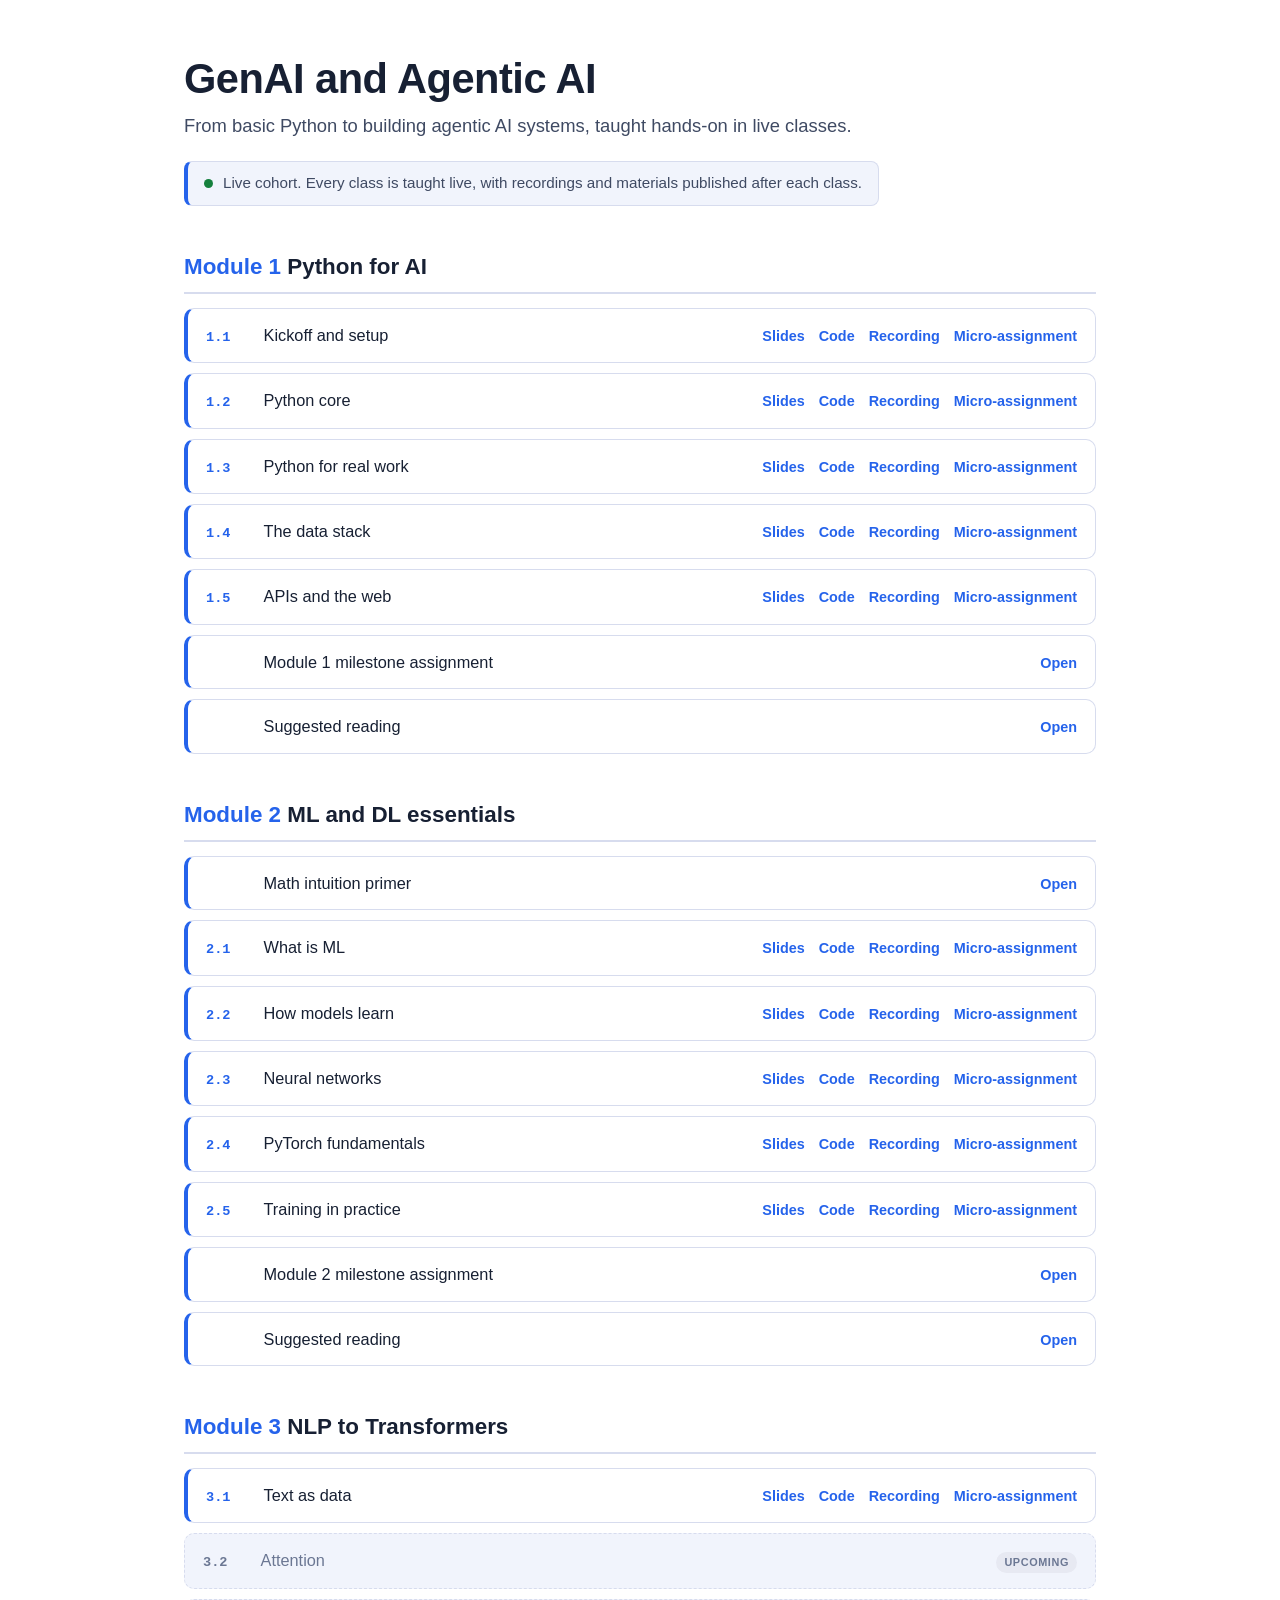
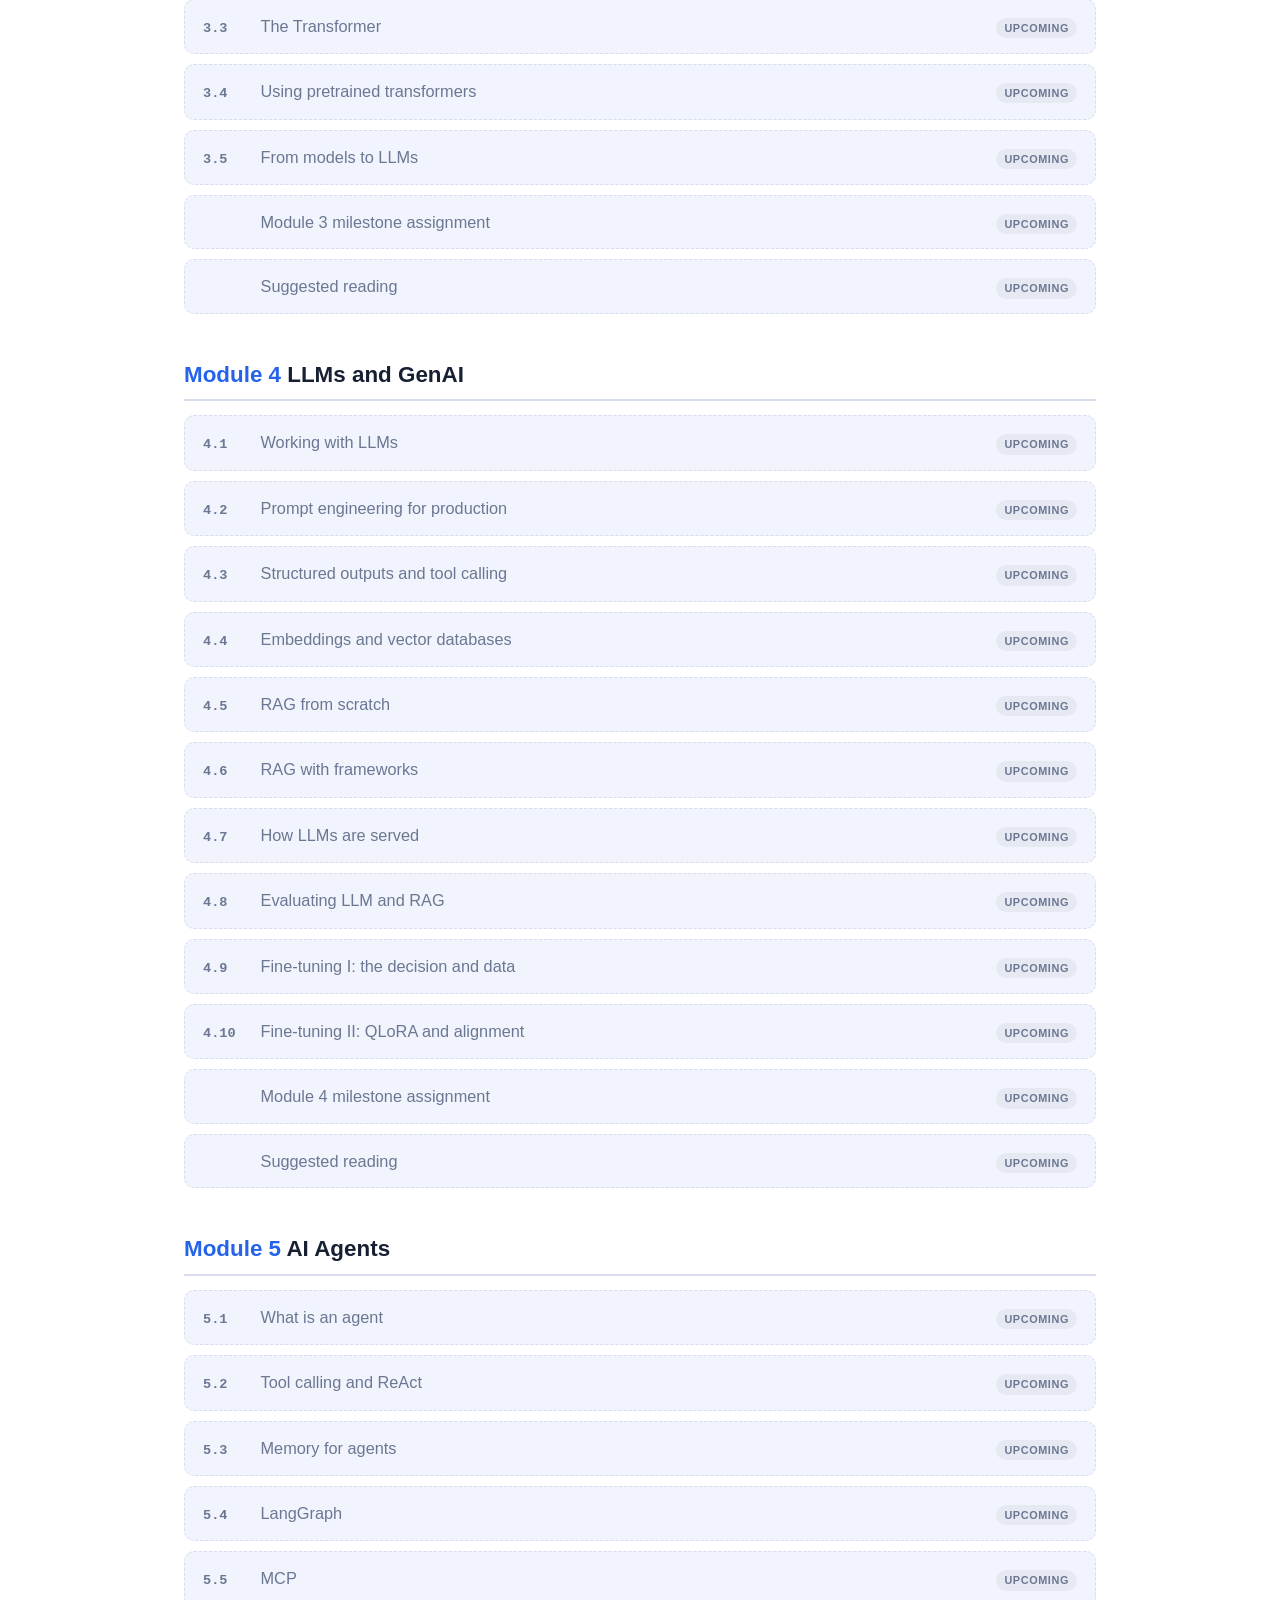
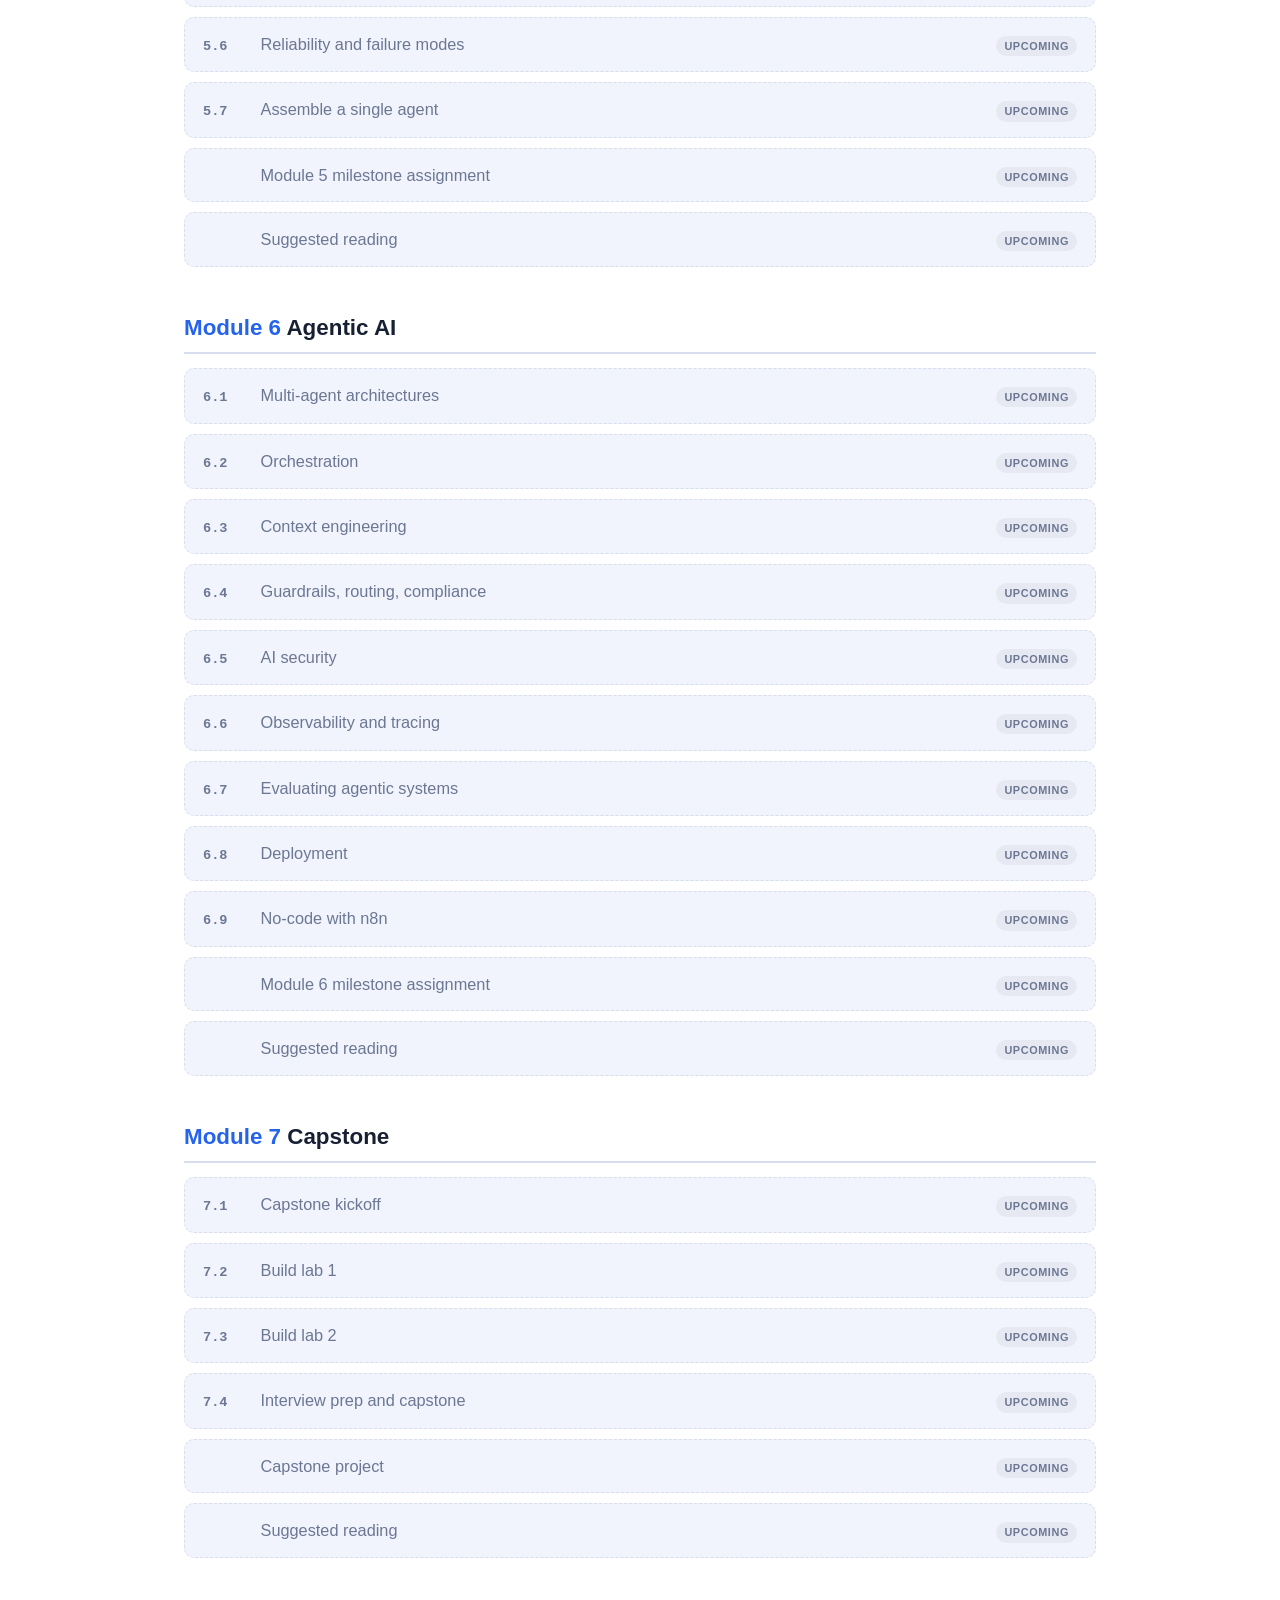
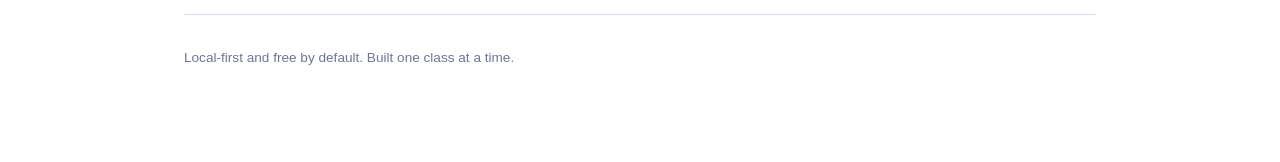
<file: index.html>
<!DOCTYPE html>
<html lang="en">
<head>
  <meta charset="utf-8">
  <meta name="viewport" content="width=device-width, initial-scale=1.0">
  <title>GenAI and Agentic AI</title>
  <!-- Generated by tools/build_site.py from tools/manifest.json. Do not hand-edit. -->
  <link rel="stylesheet" href="assets/theme.css">
  <link rel="stylesheet" href="assets/site.css">
</head>
<body>
  <div class="wrap">
    <header class="site-header">
      <h1>GenAI and Agentic AI</h1>
      <p class="subtitle">From basic Python to building agentic AI systems, taught hands-on in live classes.</p>
      <!-- Cohort banner. Toggle course.cohort_status (live | ended) in tools/manifest.json to switch text and styling. -->
      <div class="banner live"><span class="dot"></span>Live cohort. Every class is taught live, with recordings and materials published after each class.</div>
    </header>

  <section class="section">
    <h2><span class="module-num">Module 1</span> Python for AI</h2>
    <div class="rows">
      <div class="row available">
        <span class="num">1.1</span>
        <span class="title">Kickoff and setup</span>
        <span class="links"><a href="modules/module-1-python-for-ai/01-kickoff-and-setup/slides.html">Slides</a><a href="https://github.com/skarma91/logicmojo-ai-july-2026/tree/main/modules/module-1-python-for-ai/01-kickoff-and-setup/code">Code</a><a href="https://drive.google.com/file/d/1cruag0wQNVqXL4TgUrjgRhFa_v3KK4TD/view?usp=drive_link">Recording</a><a href="https://github.com/skarma91/logicmojo-ai-july-2026/tree/main/modules/module-1-python-for-ai/01-kickoff-and-setup/micro-assignment">Micro-assignment</a></span>
      </div>
      <div class="row available">
        <span class="num">1.2</span>
        <span class="title">Python core</span>
        <span class="links"><a href="modules/module-1-python-for-ai/02-python-core/slides.html">Slides</a><a href="https://github.com/skarma91/logicmojo-ai-july-2026/tree/main/modules/module-1-python-for-ai/02-python-core/code">Code</a><a href="https://drive.google.com/file/d/1dQ4wHqMKl1nytzlSZ8JX5tSvGDNBwd4N/view?usp=drive_link">Recording</a><a href="https://github.com/skarma91/logicmojo-ai-july-2026/tree/main/modules/module-1-python-for-ai/02-python-core/micro-assignment">Micro-assignment</a></span>
      </div>
      <div class="row available">
        <span class="num">1.3</span>
        <span class="title">Python for real work</span>
        <span class="links"><a href="modules/module-1-python-for-ai/03-python-for-real-work/slides.html">Slides</a><a href="https://github.com/skarma91/logicmojo-ai-july-2026/tree/main/modules/module-1-python-for-ai/03-python-for-real-work/code">Code</a><a href="https://drive.google.com/file/d/1nF6J8dWHSZPoTcu8iBKqUaK11O1fZ66L/view?usp=drive_link">Recording</a><a href="https://github.com/skarma91/logicmojo-ai-july-2026/tree/main/modules/module-1-python-for-ai/03-python-for-real-work/micro-assignment">Micro-assignment</a></span>
      </div>
      <div class="row available">
        <span class="num">1.4</span>
        <span class="title">The data stack</span>
        <span class="links"><a href="modules/module-1-python-for-ai/04-the-data-stack/slides.html">Slides</a><a href="https://github.com/skarma91/logicmojo-ai-july-2026/tree/main/modules/module-1-python-for-ai/04-the-data-stack/code">Code</a><a href="https://drive.google.com/file/d/1_i3JAskuIMNmYWq4VAzhvIdZsJXlKvTN/view?usp=drive_link">Recording</a><a href="https://github.com/skarma91/logicmojo-ai-july-2026/tree/main/modules/module-1-python-for-ai/04-the-data-stack/micro-assignment">Micro-assignment</a></span>
      </div>
      <div class="row available">
        <span class="num">1.5</span>
        <span class="title">APIs and the web</span>
        <span class="links"><a href="modules/module-1-python-for-ai/05-apis-and-the-web/slides.html">Slides</a><a href="https://github.com/skarma91/logicmojo-ai-july-2026/tree/main/modules/module-1-python-for-ai/05-apis-and-the-web/code">Code</a><a href="https://drive.google.com/file/d/1N9HfsXgNfV2QZaEI8m4_GkgZPxqM5csj/view?usp=drive_link">Recording</a><a href="https://github.com/skarma91/logicmojo-ai-july-2026/tree/main/modules/module-1-python-for-ai/05-apis-and-the-web/micro-assignment">Micro-assignment</a></span>
      </div>
      <div class="row available">
        <span class="num"></span>
        <span class="title">Module 1 milestone assignment</span>
        <span class="links"><a href="https://github.com/skarma91/logicmojo-ai-july-2026/tree/main/modules/module-1-python-for-ai/milestone-assignment">Open</a></span>
      </div>
      <div class="row available">
        <span class="num"></span>
        <span class="title">Suggested reading</span>
        <span class="links"><a href="modules/module-1-python-for-ai/suggested_reading_list/">Open</a></span>
      </div>
    </div>
  </section>

  <section class="section">
    <h2><span class="module-num">Module 2</span> ML and DL essentials</h2>
    <div class="rows">
      <div class="row available">
        <span class="num"></span>
        <span class="title">Math intuition primer</span>
        <span class="links"><a href="modules/module-2-ml-dl-essentials/00-math-intuition-primer/">Open</a></span>
      </div>
      <div class="row available">
        <span class="num">2.1</span>
        <span class="title">What is ML</span>
        <span class="links"><a href="modules/module-2-ml-dl-essentials/01-what-is-ml/slides.html">Slides</a><a href="https://github.com/skarma91/logicmojo-ai-july-2026/tree/main/modules/module-2-ml-dl-essentials/01-what-is-ml/code">Code</a><a href="https://drive.google.com/file/d/18gw0ghvhaZXGaep3L8od4R7u4gH7sxHF/view?usp=drive_link">Recording</a><a href="https://github.com/skarma91/logicmojo-ai-july-2026/tree/main/modules/module-2-ml-dl-essentials/01-what-is-ml/micro-assignment">Micro-assignment</a></span>
      </div>
      <div class="row available">
        <span class="num">2.2</span>
        <span class="title">How models learn</span>
        <span class="links"><a href="modules/module-2-ml-dl-essentials/02-how-models-learn/slides.html">Slides</a><a href="https://github.com/skarma91/logicmojo-ai-july-2026/tree/main/modules/module-2-ml-dl-essentials/02-how-models-learn/code">Code</a><a href="https://drive.google.com/file/d/1GlLHz0MBbl-oZqljd9kb7il8zWO7oaJE/view?usp=drive_link">Recording</a><a href="https://github.com/skarma91/logicmojo-ai-july-2026/tree/main/modules/module-2-ml-dl-essentials/02-how-models-learn/micro-assignment">Micro-assignment</a></span>
      </div>
      <div class="row available">
        <span class="num">2.3</span>
        <span class="title">Neural networks</span>
        <span class="links"><a href="modules/module-2-ml-dl-essentials/03-neural-networks/slides.html">Slides</a><a href="https://github.com/skarma91/logicmojo-ai-july-2026/tree/main/modules/module-2-ml-dl-essentials/03-neural-networks/code">Code</a><a href="https://drive.google.com/file/d/15Hpm-gmmCy6gp0u3PzJuKNwaoxJUs8gI/view?usp=drive_link">Recording</a><a href="https://github.com/skarma91/logicmojo-ai-july-2026/tree/main/modules/module-2-ml-dl-essentials/03-neural-networks/micro-assignment">Micro-assignment</a></span>
      </div>
      <div class="row available">
        <span class="num">2.4</span>
        <span class="title">PyTorch fundamentals</span>
        <span class="links"><a href="modules/module-2-ml-dl-essentials/04-pytorch-fundamentals/slides.html">Slides</a><a href="https://github.com/skarma91/logicmojo-ai-july-2026/tree/main/modules/module-2-ml-dl-essentials/04-pytorch-fundamentals/code">Code</a><a href="https://drive.google.com/file/d/1IZ1NrMtW82NnFLxxqDKNCRf3Zkzv1tTG/view?usp=drive_link">Recording</a><a href="https://github.com/skarma91/logicmojo-ai-july-2026/tree/main/modules/module-2-ml-dl-essentials/04-pytorch-fundamentals/micro-assignment">Micro-assignment</a></span>
      </div>
      <div class="row available">
        <span class="num">2.5</span>
        <span class="title">Training in practice</span>
        <span class="links"><a href="modules/module-2-ml-dl-essentials/05-training-in-practice/slides.html">Slides</a><a href="https://github.com/skarma91/logicmojo-ai-july-2026/tree/main/modules/module-2-ml-dl-essentials/05-training-in-practice/code">Code</a><a href="https://drive.google.com/file/d/1aURPURUKWZWJ96sz3m-xRv4tXS3_viHx/view?usp=drive_link">Recording</a><a href="https://github.com/skarma91/logicmojo-ai-july-2026/tree/main/modules/module-2-ml-dl-essentials/05-training-in-practice/micro-assignment">Micro-assignment</a></span>
      </div>
      <div class="row available">
        <span class="num"></span>
        <span class="title">Module 2 milestone assignment</span>
        <span class="links"><a href="https://github.com/skarma91/logicmojo-ai-july-2026/tree/main/modules/module-2-ml-dl-essentials/milestone-assignment">Open</a></span>
      </div>
      <div class="row available">
        <span class="num"></span>
        <span class="title">Suggested reading</span>
        <span class="links"><a href="modules/module-2-ml-dl-essentials/suggested_reading_list/">Open</a></span>
      </div>
    </div>
  </section>

  <section class="section">
    <h2><span class="module-num">Module 3</span> NLP to Transformers</h2>
    <div class="rows">
      <div class="row available">
        <span class="num">3.1</span>
        <span class="title">Text as data</span>
        <span class="links"><a href="modules/module-3-nlp-to-transformers/01-text-as-data/slides.html">Slides</a><a href="https://github.com/skarma91/logicmojo-ai-july-2026/tree/main/modules/module-3-nlp-to-transformers/01-text-as-data/code">Code</a><a href="#">Recording</a><a href="https://github.com/skarma91/logicmojo-ai-july-2026/tree/main/modules/module-3-nlp-to-transformers/01-text-as-data/micro-assignment">Micro-assignment</a></span>
      </div>
      <div class="row upcoming">
        <span class="num">3.2</span>
        <span class="title">Attention</span>
        <span class="links"><span class="tag upcoming">Upcoming</span></span>
      </div>
      <div class="row upcoming">
        <span class="num">3.3</span>
        <span class="title">The Transformer</span>
        <span class="links"><span class="tag upcoming">Upcoming</span></span>
      </div>
      <div class="row upcoming">
        <span class="num">3.4</span>
        <span class="title">Using pretrained transformers</span>
        <span class="links"><span class="tag upcoming">Upcoming</span></span>
      </div>
      <div class="row upcoming">
        <span class="num">3.5</span>
        <span class="title">From models to LLMs</span>
        <span class="links"><span class="tag upcoming">Upcoming</span></span>
      </div>
      <div class="row upcoming">
        <span class="num"></span>
        <span class="title">Module 3 milestone assignment</span>
        <span class="links"><span class="tag upcoming">Upcoming</span></span>
      </div>
      <div class="row upcoming">
        <span class="num"></span>
        <span class="title">Suggested reading</span>
        <span class="links"><span class="tag upcoming">Upcoming</span></span>
      </div>
    </div>
  </section>

  <section class="section">
    <h2><span class="module-num">Module 4</span> LLMs and GenAI</h2>
    <div class="rows">
      <div class="row upcoming">
        <span class="num">4.1</span>
        <span class="title">Working with LLMs</span>
        <span class="links"><span class="tag upcoming">Upcoming</span></span>
      </div>
      <div class="row upcoming">
        <span class="num">4.2</span>
        <span class="title">Prompt engineering for production</span>
        <span class="links"><span class="tag upcoming">Upcoming</span></span>
      </div>
      <div class="row upcoming">
        <span class="num">4.3</span>
        <span class="title">Structured outputs and tool calling</span>
        <span class="links"><span class="tag upcoming">Upcoming</span></span>
      </div>
      <div class="row upcoming">
        <span class="num">4.4</span>
        <span class="title">Embeddings and vector databases</span>
        <span class="links"><span class="tag upcoming">Upcoming</span></span>
      </div>
      <div class="row upcoming">
        <span class="num">4.5</span>
        <span class="title">RAG from scratch</span>
        <span class="links"><span class="tag upcoming">Upcoming</span></span>
      </div>
      <div class="row upcoming">
        <span class="num">4.6</span>
        <span class="title">RAG with frameworks</span>
        <span class="links"><span class="tag upcoming">Upcoming</span></span>
      </div>
      <div class="row upcoming">
        <span class="num">4.7</span>
        <span class="title">How LLMs are served</span>
        <span class="links"><span class="tag upcoming">Upcoming</span></span>
      </div>
      <div class="row upcoming">
        <span class="num">4.8</span>
        <span class="title">Evaluating LLM and RAG</span>
        <span class="links"><span class="tag upcoming">Upcoming</span></span>
      </div>
      <div class="row upcoming">
        <span class="num">4.9</span>
        <span class="title">Fine-tuning I: the decision and data</span>
        <span class="links"><span class="tag upcoming">Upcoming</span></span>
      </div>
      <div class="row upcoming">
        <span class="num">4.10</span>
        <span class="title">Fine-tuning II: QLoRA and alignment</span>
        <span class="links"><span class="tag upcoming">Upcoming</span></span>
      </div>
      <div class="row upcoming">
        <span class="num"></span>
        <span class="title">Module 4 milestone assignment</span>
        <span class="links"><span class="tag upcoming">Upcoming</span></span>
      </div>
      <div class="row upcoming">
        <span class="num"></span>
        <span class="title">Suggested reading</span>
        <span class="links"><span class="tag upcoming">Upcoming</span></span>
      </div>
    </div>
  </section>

  <section class="section">
    <h2><span class="module-num">Module 5</span> AI Agents</h2>
    <div class="rows">
      <div class="row upcoming">
        <span class="num">5.1</span>
        <span class="title">What is an agent</span>
        <span class="links"><span class="tag upcoming">Upcoming</span></span>
      </div>
      <div class="row upcoming">
        <span class="num">5.2</span>
        <span class="title">Tool calling and ReAct</span>
        <span class="links"><span class="tag upcoming">Upcoming</span></span>
      </div>
      <div class="row upcoming">
        <span class="num">5.3</span>
        <span class="title">Memory for agents</span>
        <span class="links"><span class="tag upcoming">Upcoming</span></span>
      </div>
      <div class="row upcoming">
        <span class="num">5.4</span>
        <span class="title">LangGraph</span>
        <span class="links"><span class="tag upcoming">Upcoming</span></span>
      </div>
      <div class="row upcoming">
        <span class="num">5.5</span>
        <span class="title">MCP</span>
        <span class="links"><span class="tag upcoming">Upcoming</span></span>
      </div>
      <div class="row upcoming">
        <span class="num">5.6</span>
        <span class="title">Reliability and failure modes</span>
        <span class="links"><span class="tag upcoming">Upcoming</span></span>
      </div>
      <div class="row upcoming">
        <span class="num">5.7</span>
        <span class="title">Assemble a single agent</span>
        <span class="links"><span class="tag upcoming">Upcoming</span></span>
      </div>
      <div class="row upcoming">
        <span class="num"></span>
        <span class="title">Module 5 milestone assignment</span>
        <span class="links"><span class="tag upcoming">Upcoming</span></span>
      </div>
      <div class="row upcoming">
        <span class="num"></span>
        <span class="title">Suggested reading</span>
        <span class="links"><span class="tag upcoming">Upcoming</span></span>
      </div>
    </div>
  </section>

  <section class="section">
    <h2><span class="module-num">Module 6</span> Agentic AI</h2>
    <div class="rows">
      <div class="row upcoming">
        <span class="num">6.1</span>
        <span class="title">Multi-agent architectures</span>
        <span class="links"><span class="tag upcoming">Upcoming</span></span>
      </div>
      <div class="row upcoming">
        <span class="num">6.2</span>
        <span class="title">Orchestration</span>
        <span class="links"><span class="tag upcoming">Upcoming</span></span>
      </div>
      <div class="row upcoming">
        <span class="num">6.3</span>
        <span class="title">Context engineering</span>
        <span class="links"><span class="tag upcoming">Upcoming</span></span>
      </div>
      <div class="row upcoming">
        <span class="num">6.4</span>
        <span class="title">Guardrails, routing, compliance</span>
        <span class="links"><span class="tag upcoming">Upcoming</span></span>
      </div>
      <div class="row upcoming">
        <span class="num">6.5</span>
        <span class="title">AI security</span>
        <span class="links"><span class="tag upcoming">Upcoming</span></span>
      </div>
      <div class="row upcoming">
        <span class="num">6.6</span>
        <span class="title">Observability and tracing</span>
        <span class="links"><span class="tag upcoming">Upcoming</span></span>
      </div>
      <div class="row upcoming">
        <span class="num">6.7</span>
        <span class="title">Evaluating agentic systems</span>
        <span class="links"><span class="tag upcoming">Upcoming</span></span>
      </div>
      <div class="row upcoming">
        <span class="num">6.8</span>
        <span class="title">Deployment</span>
        <span class="links"><span class="tag upcoming">Upcoming</span></span>
      </div>
      <div class="row upcoming">
        <span class="num">6.9</span>
        <span class="title">No-code with n8n</span>
        <span class="links"><span class="tag upcoming">Upcoming</span></span>
      </div>
      <div class="row upcoming">
        <span class="num"></span>
        <span class="title">Module 6 milestone assignment</span>
        <span class="links"><span class="tag upcoming">Upcoming</span></span>
      </div>
      <div class="row upcoming">
        <span class="num"></span>
        <span class="title">Suggested reading</span>
        <span class="links"><span class="tag upcoming">Upcoming</span></span>
      </div>
    </div>
  </section>

  <section class="section">
    <h2><span class="module-num">Module 7</span> Capstone</h2>
    <div class="rows">
      <div class="row upcoming">
        <span class="num">7.1</span>
        <span class="title">Capstone kickoff</span>
        <span class="links"><span class="tag upcoming">Upcoming</span></span>
      </div>
      <div class="row upcoming">
        <span class="num">7.2</span>
        <span class="title">Build lab 1</span>
        <span class="links"><span class="tag upcoming">Upcoming</span></span>
      </div>
      <div class="row upcoming">
        <span class="num">7.3</span>
        <span class="title">Build lab 2</span>
        <span class="links"><span class="tag upcoming">Upcoming</span></span>
      </div>
      <div class="row upcoming">
        <span class="num">7.4</span>
        <span class="title">Interview prep and capstone</span>
        <span class="links"><span class="tag upcoming">Upcoming</span></span>
      </div>
      <div class="row upcoming">
        <span class="num"></span>
        <span class="title">Capstone project</span>
        <span class="links"><span class="tag upcoming">Upcoming</span></span>
      </div>
      <div class="row upcoming">
        <span class="num"></span>
        <span class="title">Suggested reading</span>
        <span class="links"><span class="tag upcoming">Upcoming</span></span>
      </div>
    </div>
  </section>

    <footer class="site-footer">
      <p>Local-first and free by default. Built one class at a time.</p>
    </footer>
  </div>
</body>
</html>
</file>
<file: assets/theme.css>
/* ==========================================================================
   Shared course theme for all Reveal.js decks
   GenAI and Agentic AI course
   ==========================================================================
   This is the single source of truth for deck styling. Every slides.html in
   the repo links to this one file, so all decks share one palette, one set of
   fonts, and one look. Do not restyle individual decks; change this file.

   How a deck uses it (from a class folder three levels below the repo root):
     <link rel="stylesheet" href="../../../assets/theme.css">
   Load it AFTER Reveal's own reset.css and reveal.css so these rules win.

   Layout model (16:9, 1280x720, center:false):
     section            slide, flex column, tinted background, full height
       h2.band          full-bleed colored title bar at the top
       .body            padded content area that fills the rest
   Content sits in white cards (.card, .why, .callout, .tool-card) on the tint
   so the slide never looks like an empty white page.
   ========================================================================== */

/* === Palette and design tokens ===========================================
   One place to change colors. High contrast for projector legibility. */
:root {
  --c-ink: #172033;         /* primary text: dark navy-slate */
  --c-ink-soft: #3f4a63;    /* secondary text */
  --c-muted: #6b7793;       /* captions, notes */
  --c-accent: #2563eb;      /* primary accent: blue */
  --c-accent-dark: #1d4ed8; /* accent emphasis */
  --c-band-start: #1e3a8a;  /* band / hero start: navy */
  --c-band-end: #3730a3;    /* band / hero end: deep indigo */
  --c-line: #d7dcee;        /* hairlines and borders */

  --c-stage: #e5e9f5;       /* deck backdrop, around slides */
  --c-slide: #eef1fb;       /* slide background tint (not pure white) */
  --c-card: #ffffff;        /* cards / panels */
  --c-surface: #f1f4fc;     /* soft panel fill */

  --c-code-bg: #0f172a;     /* code block background: dark slate */
  --c-code-fg: #e8eefb;     /* code text on dark */
  --c-good: #15803d;        /* positive / success */
  --c-warn: #b45309;        /* caution / intentional error */

  /* Band gradient (title bars, hero): navy to indigo */
  --grad-band: linear-gradient(100deg, var(--c-band-start) 0%, var(--c-band-end) 100%);

  /* Font stacks. System fonts only, so decks render the same offline. */
  --font-body: "Segoe UI", -apple-system, BlinkMacSystemFont, Roboto, Helvetica, Arial, sans-serif;
  --font-mono: "SFMono-Regular", "JetBrains Mono", "Fira Code", Consolas, "Liberation Mono", Menlo, monospace;
}

/* === Reveal core variables (Reveal 5 reads these) ========================= */
.reveal-viewport {
  background: var(--c-stage);
}

.reveal {
  --r-background-color: var(--c-slide);
  --r-main-font: var(--font-body);
  --r-main-font-size: 31px;
  --r-main-color: var(--c-ink);
  --r-heading-font: var(--font-body);
  --r-heading-color: var(--c-ink);
  --r-heading-margin: 0 0 18px 0;
  --r-heading-text-transform: none;
  --r-heading-font-weight: 800;
  --r-heading1-size: 3.0em;
  --r-heading2-size: 1.55em;
  --r-heading3-size: 1.15em;
  --r-code-font: var(--font-mono);
  --r-link-color: var(--c-accent);
  --r-link-color-hover: var(--c-accent-dark);
  --r-link-color-dark: var(--c-accent-dark);
  --r-selection-background-color: rgba(37, 99, 235, 0.25);
  font-weight: 400;
  letter-spacing: 0.1px;
}

.reveal .slides { text-align: left; height: 100%; }

/* === Slide shell: title band + body ======================================= */
/* Reveal toggles each slide's `display` with an inline style, which beats a
   normal stylesheet rule. So we flex-lay-out only the visible (.present) slide
   with !important; hidden slides keep Reveal's inline display:none. min-height
   pins the logical slide height (720) so flex vertical centering has room. */
.reveal .slides section {
  box-sizing: border-box;
  min-height: 720px;
  padding: 0;
  flex-direction: column;
  overflow: hidden;
}
.reveal .slides > section.present {
  display: flex !important;
}

/* Full-bleed colored title band */
.reveal section > h2 {
  flex: none;
  margin: 0;
  padding: 24px 44px;
  background: var(--grad-band);
  color: #fff;
  font-size: var(--r-heading2-size);
  font-weight: 800;
  line-height: 1.12;
  box-shadow: 0 4px 18px rgba(23, 32, 51, 0.18);
}
.reveal section > h2 .eyebrow {
  display: block;
  font-size: 0.44em;
  font-weight: 700;
  letter-spacing: 1.6px;
  text-transform: uppercase;
  color: rgba(255, 255, 255, 0.82);
  margin-bottom: 6px;
}

/* Padded content region that fills the remaining height. Content is centered
   in the frame by default so a slide uses the whole page instead of clinging to
   the top and leaving the lower half blank. Add class "top" to anchor high on
   the rare slide that needs it. */
.reveal .body {
  flex: 1;
  min-height: 0;
  padding: 34px 48px 40px;
  display: flex;
  flex-direction: column;
  justify-content: center;
  gap: 24px;
}
.reveal .body.top { justify-content: flex-start; }
.reveal .body.center { justify-content: center; }
/* A lone figure as the main content grows to fill the frame instead of sitting
   small in the middle. Slides that want this pair a figure-wrap directly in body. */
.reveal .body > .figure-wrap { flex: 1 1 auto; min-height: 0; }

/* Intro line under a band, before bullets or cards */
.reveal .body .stmt {
  font-size: 1.12em;
  color: var(--c-ink);
  font-weight: 600;
  margin: 0;
}

/* === Lists and bullets ==================================================== */
.reveal .body ul { list-style: none; margin: 0; padding: 0; }
.reveal .body ul li {
  position: relative;
  padding-left: 1.5em;
  margin: 0.62em 0;
  line-height: 1.45;
  font-size: 1.07em;
}
.reveal .body ul li::before {
  content: "";
  position: absolute;
  left: 0;
  top: 0.55em;
  width: 0.55em;
  height: 0.55em;
  background: var(--c-accent);
  border-radius: 3px;
}
.reveal .body ul li strong { color: var(--c-ink); }
.reveal .body ul.tight li { margin: 0.3em 0; }

/* === Title (hero) slide =================================================== */
.reveal section.title {
  justify-content: center;
  align-items: center;
  text-align: center;
  padding: 0 8%;
  color: #fff;
}
.reveal section.title h1 {
  font-size: var(--r-heading1-size);
  color: #fff;
  margin: 0 0 22px;
  line-height: 1.05;
  text-shadow: 0 3px 20px rgba(0, 0, 0, 0.18);
}
.reveal section.title .kicker {
  display: inline-block;
  font-size: 0.62em;
  font-weight: 700;
  letter-spacing: 2px;
  text-transform: uppercase;
  color: #fff;
  background: rgba(255, 255, 255, 0.16);
  border: 1px solid rgba(255, 255, 255, 0.4);
  padding: 8px 18px;
  border-radius: 30px;
  margin-bottom: 30px;
}
.reveal section.title .lead {
  font-size: 1.2em;
  color: rgba(255, 255, 255, 0.94);
  max-width: 24em;
  margin: 0 auto;
  line-height: 1.45;
}

/* === Cards and panels ===================================================== */
.reveal .card {
  background: var(--c-card);
  border: 1px solid var(--c-line);
  border-radius: 14px;
  padding: 22px 26px;
  box-shadow: 0 8px 24px rgba(23, 32, 51, 0.08);
}

.reveal .cols { display: grid; gap: 22px; align-items: stretch; }
.reveal .cols-2 { grid-template-columns: 1fr 1fr; }
.reveal .cols-3 { grid-template-columns: repeat(3, 1fr); }
.reveal .cols-5 { grid-template-columns: repeat(5, 1fr); }
.reveal .col-label {
  font-weight: 700;
  color: var(--c-accent);
  margin-bottom: 8px;
  font-size: 0.95em;
}

/* === Tool overview cards (the "toolkit" slide) ============================ */
.reveal .tool-card {
  background: var(--c-card);
  border: 1px solid var(--c-line);
  border-top: 4px solid var(--c-accent);
  border-radius: 12px;
  padding: 18px 16px;
  text-align: center;
  box-shadow: 0 6px 18px rgba(23, 32, 51, 0.08);
  display: flex;
  flex-direction: column;
  gap: 8px;
}
.reveal .tool-card .icon { margin: 0 auto; }
.reveal .tool-card .name { font-weight: 800; font-size: 1.0em; }
.reveal .tool-card .one-liner { font-size: 0.82em; color: var(--c-ink-soft); line-height: 1.3; }

/* Icon badge (inline SVG sits inside) */
.reveal .icon {
  width: 54px;
  height: 54px;
  display: inline-flex;
  align-items: center;
  justify-content: center;
  border-radius: 14px;
  background: var(--c-surface);
  border: 1px solid var(--c-line);
  color: var(--c-accent);
}
.reveal .icon svg { width: 30px; height: 30px; }
.reveal .icon.lg { width: 76px; height: 76px; border-radius: 18px; }
.reveal .icon.lg svg { width: 42px; height: 42px; }

/* === Tool detail slide: icon + points + example =========================== */
.reveal .tool-detail { display: grid; grid-template-columns: 1.05fr 0.95fr; gap: 26px; align-items: center; height: 100%; }
.reveal .tool-detail .lead-in { display: flex; align-items: center; gap: 18px; margin-bottom: 6px; }
.reveal .tool-detail .lead-in .what { font-size: 1.08em; font-weight: 600; color: var(--c-ink); }

/* "Why it matters" emphasis note */
.reveal .why {
  border-left: 5px solid var(--c-accent);
  background: var(--c-surface);
  padding: 16px 22px;
  border-radius: 0 12px 12px 0;
}
.reveal .why .label,
.reveal .callout .label,
.reveal .analogy .label {
  display: block;
  font-size: 0.62em;
  font-weight: 800;
  letter-spacing: 1.2px;
  text-transform: uppercase;
  color: var(--c-accent);
  margin-bottom: 6px;
}

/* Analogy panel (soft, friendly) */
.reveal .analogy {
  background: var(--c-card);
  border: 1px dashed var(--c-accent);
  border-radius: 12px;
  padding: 18px 22px;
  color: var(--c-ink-soft);
}
.reveal .analogy .label { color: var(--c-accent-dark); }

/* Misconception callout */
.reveal .callout {
  background: #fff7ec;
  border: 1px solid #f0d9b5;
  border-radius: 12px;
  padding: 16px 22px;
  line-height: 1.6;   /* room so inline-code chips on wrapped lines never touch */
}
.reveal .callout .label { color: var(--c-warn); }

/* === Venn diagrams (set operations) ====================================== */
.reveal .venn-row {
  display: flex;
  gap: 16px;
  justify-content: center;
  align-items: flex-start;
}
.reveal .venn-item { text-align: center; }
.reveal .venn-item svg { width: 158px; height: 96px; }
.reveal .venn-item .cap {
  margin-top: 6px;
  font-size: 0.8em;
  color: var(--c-ink-soft);
}
.reveal .venn-item .cap strong { color: var(--c-ink); }
.reveal .venn .circle-a { fill: rgba(37, 99, 235, 0.12); stroke: var(--c-accent); stroke-width: 2; }
.reveal .venn .circle-b { fill: rgba(55, 48, 163, 0.12); stroke: var(--c-band-end); stroke-width: 2; }
.reveal .venn .shade { fill: var(--c-accent); opacity: 0.5; }
.reveal .venn .erase { fill: var(--c-slide); }
.reveal .venn .lbl { fill: var(--c-ink); font-size: 15px; font-weight: 700; }

/* === Code blocks ========================================================== */
.reveal pre {
  width: 100%;
  margin: 0;
  box-shadow: 0 10px 26px rgba(15, 23, 42, 0.22);
  border-radius: 12px;
  font-size: 0.92em;   /* one legible size for all code, everywhere */
  line-height: 1.55;
}
.reveal pre code {
  background: var(--c-code-bg);
  color: var(--c-code-fg);
  border-radius: 12px;
  padding: 22px 26px;
  max-height: none;
  overflow: visible;
  -webkit-font-smoothing: auto;
  tab-size: 4;
}
/* All code uses the base 0.92em size; this class is kept for authoring clarity. */
.reveal .code-lg pre { font-size: 0.92em; }
/* Small caption above a code block */
.reveal .code-cap {
  font-weight: 700;
  color: var(--c-accent);
  font-size: 0.9em;
  margin-bottom: 8px;
}
/* Inline code inside prose */
.reveal :not(pre) > code {
  font-family: var(--font-mono);
  background: var(--c-surface);
  color: var(--c-accent-dark);
  padding: 1px 7px;
  border-radius: 6px;
  font-size: 0.9em;
}

/* Two-up code (broken vs fixed, etc.), still legible */
.reveal .code-pair { display: grid; grid-template-columns: 1fr 1fr; gap: 22px; align-items: start; }

/* === Mermaid (left-to-right module path) ================================== */
.reveal .mermaid {
  display: flex;
  justify-content: center;
  align-items: center;
  width: 100%;
  height: 100%;
}
.reveal .mermaid svg { max-width: 100%; max-height: 100%; height: auto; }
.reveal .path-caption {
  text-align: center;
  color: var(--c-ink-soft);
  font-size: 0.95em;
  margin-top: 10px;
}

/* === Journey timeline + practice panel (module roadmap slide) ============= */
.reveal .path-layout {
  display: grid;
  grid-template-columns: 1.45fr 1fr;
  gap: 34px;
  align-items: center;
  width: 100%;
  height: 100%;
}
.reveal .journey { display: flex; flex-direction: column; gap: 2px; }
.reveal .step { display: flex; align-items: center; gap: 16px; padding: 7px 0; position: relative; }
.reveal .step:not(:last-child)::after {
  content: "";
  position: absolute;
  left: 18px;
  top: 46px;
  bottom: -2px;
  width: 2px;
  background: var(--c-line);
}
.reveal .step-num {
  flex: none;
  width: 38px;
  height: 38px;
  border-radius: 50%;
  background: var(--grad-band);
  color: #fff;
  font-weight: 800;
  font-size: 0.9em;
  display: flex;
  align-items: center;
  justify-content: center;
  box-shadow: 0 4px 10px rgba(23, 32, 51, 0.18);
  z-index: 1;
}
.reveal .step-title { font-weight: 700; color: var(--c-ink); line-height: 1.15; }
.reveal .step-note { display: block; color: var(--c-ink-soft); font-size: 0.8em; }

.reveal .practice {
  background: var(--c-card);
  border: 1px solid var(--c-line);
  border-radius: 14px;
  padding: 22px 24px;
  box-shadow: 0 8px 24px rgba(23, 32, 51, 0.08);
}
.reveal .practice .col-label { margin-bottom: 14px; }
.reveal .pill {
  background: var(--c-surface);
  border-left: 4px solid var(--c-accent);
  border-radius: 0 10px 10px 0;
  padding: 12px 16px;
  margin-bottom: 12px;
  font-size: 0.9em;
  color: var(--c-ink);
  line-height: 1.35;
}
.reveal .pill .pill-tag {
  display: block;
  font-size: 0.66em;
  font-weight: 800;
  letter-spacing: 0.8px;
  text-transform: uppercase;
  color: var(--c-accent);
  margin-bottom: 3px;
}
.reveal .practice .note { color: var(--c-muted); font-size: 0.8em; margin: 4px 0 0; }

/* === KaTeX sizing (wired for later classes) =============================== */
.reveal .katex { font-size: 1.05em; }

/* === Footer / slide number ================================================ */
.reveal .slide-number {
  background: transparent;
  color: var(--c-muted);
  font-size: 15px;
}
.reveal .deck-footer {
  position: fixed;
  bottom: 12px;
  left: 20px;
  font-size: 13px;
  letter-spacing: 0.3px;
  color: var(--c-muted);
  z-index: 30;
}

/* ==========================================================================
   Module 2 additions: data table, three-box split, and figure helpers.
   New classes only, so existing decks are unaffected.
   ========================================================================== */

/* Feature/label style data table (2.1) */
.data-table {
  width: 100%;
  border-collapse: collapse;
  font-size: 0.92em;
  margin: 4px 0 0;
}
.data-table th, .data-table td {
  border: 1px solid var(--c-line);
  padding: 10px 14px;
  text-align: center;
}
.data-table thead th {
  background: var(--c-surface);
  color: var(--c-ink);
  font-weight: 700;
}
.data-table tbody td:last-child {
  color: var(--c-accent);
  font-weight: 700;
}

/* Grid-based table (div grid, not a <table>). Renders identically across
   browsers/OSes and cannot collapse into stacked rows the way some managed
   or high-contrast setups do to real <table> elements. Set the column count
   inline: style="grid-template-columns: repeat(N, 1fr)". Cells are divs;
   header cells use .gt-head, an accent cell uses .gt-accent. The 1px gap over
   a line-colored background draws crisp, uniform grid lines. */
.grid-table {
  display: grid;
  gap: 1px;
  background: var(--c-line);
  border: 1px solid var(--c-line);
  border-radius: 8px;
  overflow: hidden;
  width: 100%;
  font-size: 0.92em;
  margin: 4px 0 0;
}
.grid-table > div {
  background: var(--c-card);
  color: var(--c-ink);
  padding: 10px 14px;
  text-align: center;
  display: flex;
  align-items: center;
  justify-content: center;
}
.grid-table .gt-head {
  background: var(--c-surface);
  font-weight: 700;
}
.grid-table .gt-accent {
  color: var(--c-accent);
  font-weight: 700;
}
/* High-contrast / forced-colors: backgrounds are ignored, so draw real cell
   borders instead of relying on the gap-over-background line trick. */
@media (forced-colors: active) {
  .grid-table { gap: 0; background: transparent; }
  .grid-table > div { border: 1px solid; }
}

/* Three (or more) equal boxes in a row: train / validation / test, etc. */
.split-row {
  display: grid;
  grid-template-columns: repeat(3, 1fr);
  gap: 18px;
  margin-bottom: 22px;
}
.split-box {
  border: 1px solid var(--c-line);
  border-left: 4px solid var(--c-accent);
  border-radius: 10px;
  background: var(--c-card);
  padding: 16px 18px;
}
.split-box p { margin: 6px 0 0; font-size: 0.95em; color: var(--c-ink-soft); }

/* Centered figure holder for inline SVG charts and diagrams */
.figure-wrap {
  display: flex;
  justify-content: center;
  align-items: center;
  margin: 4px 0;
}
.figure-wrap svg { max-width: 100%; height: auto; max-height: 100%; }
/* A figure sharing a row with a text column must not outgrow the frame height.
   Cap it below the usable body height so a tall aspect ratio letterboxes to fit
   instead of spilling past the slide. */
.reveal .cols .figure-wrap svg { max-height: 430px; }

/* SVG text roles used by inline charts */
.axlbl { font-size: 13px; fill: var(--c-ink-soft); font-family: var(--font-body); }
.zone  { font-size: 13px; fill: var(--c-muted); font-weight: 700; font-family: var(--font-body); }
.leg   { font-size: 13px; fill: var(--c-ink); font-family: var(--font-body); }
</file>
<file: assets/site.css>
/* ==========================================================================
   Homepage styling for the course site (index.html)
   GenAI and Agentic AI course
   ==========================================================================
   Layout for the auto-generated homepage. It reuses the shared palette tokens
   defined on :root in theme.css, so index.html links BOTH files:
     <link rel="stylesheet" href="assets/theme.css">   (palette tokens)
     <link rel="stylesheet" href="assets/site.css">    (this file)
   Do not hand-edit index.html; it is regenerated by tools/build_site.py.
   ========================================================================== */

* { box-sizing: border-box; }

body {
  margin: 0;
  background: var(--c-bg);
  color: var(--c-ink);
  font-family: var(--font-body);
  line-height: 1.5;
  -webkit-font-smoothing: antialiased;
}

.wrap {
  max-width: 960px;
  margin: 0 auto;
  padding: 56px 24px 80px;
}

/* === Header =============================================================== */
.site-header h1 {
  font-size: 2.6rem;
  line-height: 1.1;
  margin: 0 0 10px;
  letter-spacing: -0.5px;
}
.site-header .subtitle {
  font-size: 1.15rem;
  color: var(--c-ink-soft);
  margin: 0 0 22px;
  max-width: 42em;
}

/* Live-cohort banner */
.banner {
  display: inline-flex;
  align-items: center;
  gap: 10px;
  background: var(--c-surface);
  border: 1px solid var(--c-line);
  border-left: 4px solid var(--c-accent);
  border-radius: 8px;
  padding: 10px 16px;
  color: var(--c-ink-soft);
  font-size: 0.95rem;
}
.banner .dot {
  width: 9px;
  height: 9px;
  border-radius: 50%;
  background: var(--c-good);
  flex: none;
}
/* Cohort states: .banner.live (default, green) vs .banner.ended (neutral). */
.banner.ended {
  border-left-color: var(--c-muted);
}
.banner.ended .dot {
  background: var(--c-muted);
}

/* === Section (each module) =============================================== */
.section {
  margin-top: 44px;
}
.section > h2 {
  font-size: 1.4rem;
  margin: 0 0 4px;
  padding-bottom: 8px;
  border-bottom: 2px solid var(--c-line);
}
.section .module-num {
  color: var(--c-accent);
  font-weight: 700;
}
.section .section-note {
  color: var(--c-muted);
  font-size: 0.9rem;
  margin: 6px 0 16px;
}

/* === Class rows ========================================================== */
.rows {
  display: grid;
  gap: 10px;
  margin-top: 14px;
}

.row {
  display: flex;
  align-items: baseline;
  gap: 14px;
  padding: 14px 18px;
  border: 1px solid var(--c-line);
  border-radius: 10px;
  background: #fff;
}
.row .num {
  font-family: var(--font-mono);
  font-size: 0.85rem;
  color: var(--c-accent);
  min-width: 3.2em;
  font-weight: 700;
}
.row .title { font-size: 1.02rem; }
.row .links {
  margin-left: auto;
  display: flex;
  gap: 14px;
  white-space: nowrap;
}
.row .links a {
  color: var(--c-accent);
  text-decoration: none;
  font-size: 0.9rem;
  font-weight: 600;
}
.row .links a:hover { color: var(--c-accent-dark); text-decoration: underline; }

/* Available vs upcoming */
.row.available { border-left: 4px solid var(--c-accent); }
.row.available .title a {
  color: var(--c-ink);
  text-decoration: none;
  font-weight: 600;
}
.row.available .title a:hover { color: var(--c-accent-dark); }

.row.upcoming {
  background: var(--c-surface);
  border-style: dashed;
}
.row.upcoming .num,
.row.upcoming .title { color: var(--c-muted); }

/* Small status / kind tags */
.tag {
  font-size: 0.68rem;
  font-weight: 700;
  letter-spacing: 0.6px;
  text-transform: uppercase;
  padding: 2px 8px;
  border-radius: 20px;
  white-space: nowrap;
}
.tag.upcoming { background: #e7e9f2; color: var(--c-muted); }
.tag.kind { background: var(--c-surface); color: var(--c-ink-soft); border: 1px solid var(--c-line); }

/* === Footer ============================================================== */
.site-footer {
  margin-top: 56px;
  padding-top: 20px;
  border-top: 1px solid var(--c-line);
  color: var(--c-muted);
  font-size: 0.85rem;
}
.site-footer a { color: var(--c-accent); text-decoration: none; }

@media (max-width: 640px) {
  .wrap { padding: 32px 16px 56px; }
  .site-header h1 { font-size: 2rem; }
  .row { flex-wrap: wrap; }
  .row .links { margin-left: 0; width: 100%; }
}
</file>
